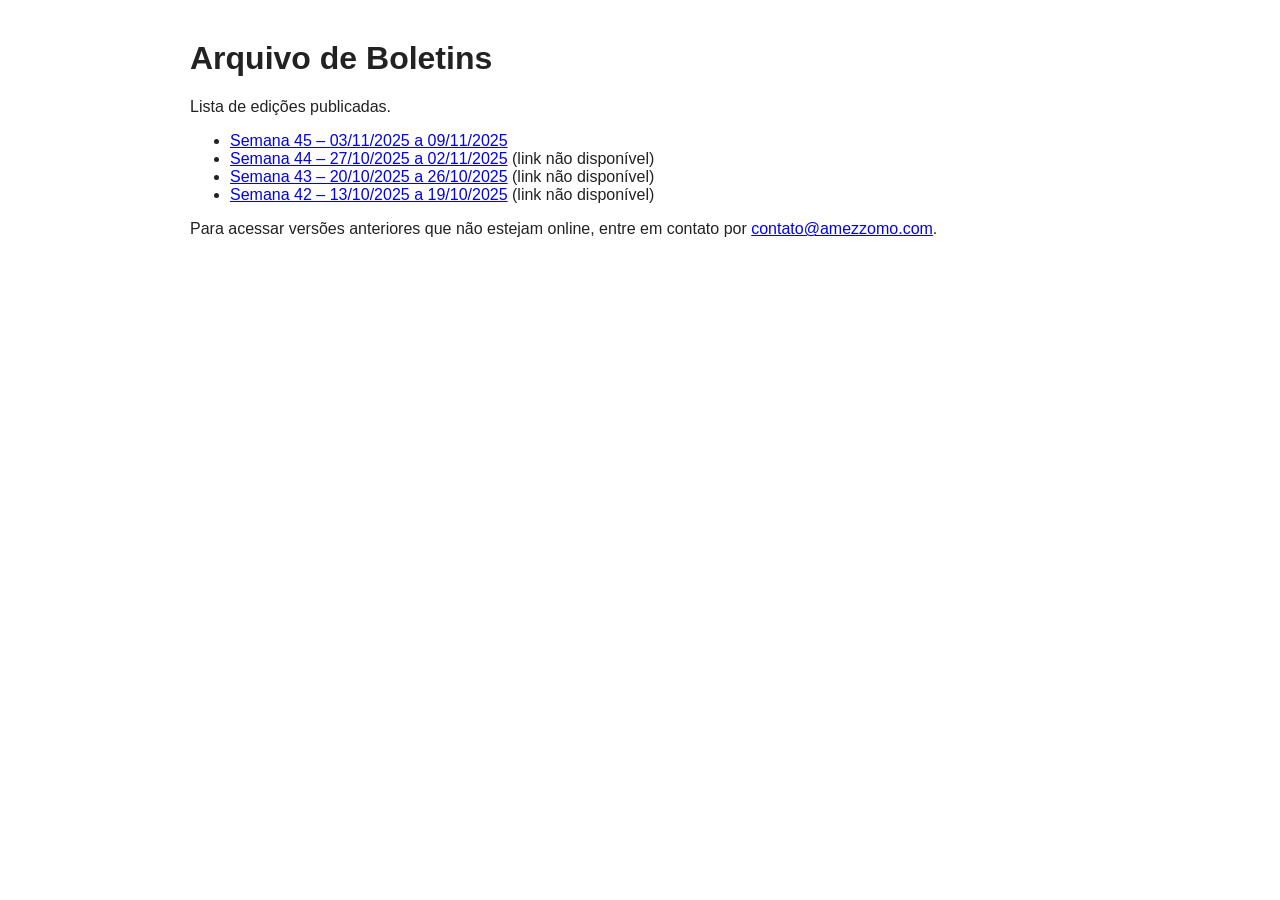
<file: arquivo.html>
<!doctype html>
<html lang='pt-BR'>
<head><meta charset='utf-8'><title>Arquivo de Boletins - Boletim Agro Sul</title>
<link rel="stylesheet" href="style.css">
</head>
<body>
  <main style="max-width:900px;margin:40px auto;font-family:Arial, sans-serif">
    <h1>Arquivo de Boletins</h1>
    <p>Lista de edições publicadas.</p>
    <ul>
      <li><a href="boletim_45_2025.html">Semana 45 – 03/11/2025 a 09/11/2025</a></li>
      <li><a href="#">Semana 44 – 27/10/2025 a 02/11/2025</a> (link não disponível)</li>
      <li><a href="#">Semana 43 – 20/10/2025 a 26/10/2025</a> (link não disponível)</li>
      <li><a href="#">Semana 42 – 13/10/2025 a 19/10/2025</a> (link não disponível)</li>
    </ul>
    <p>Para acessar versões anteriores que não estejam online, entre em contato por <a href="mailto:contato@amezzomo.com">contato@amezzomo.com</a>.</p>
  </main>
</body>
</html>
</file>
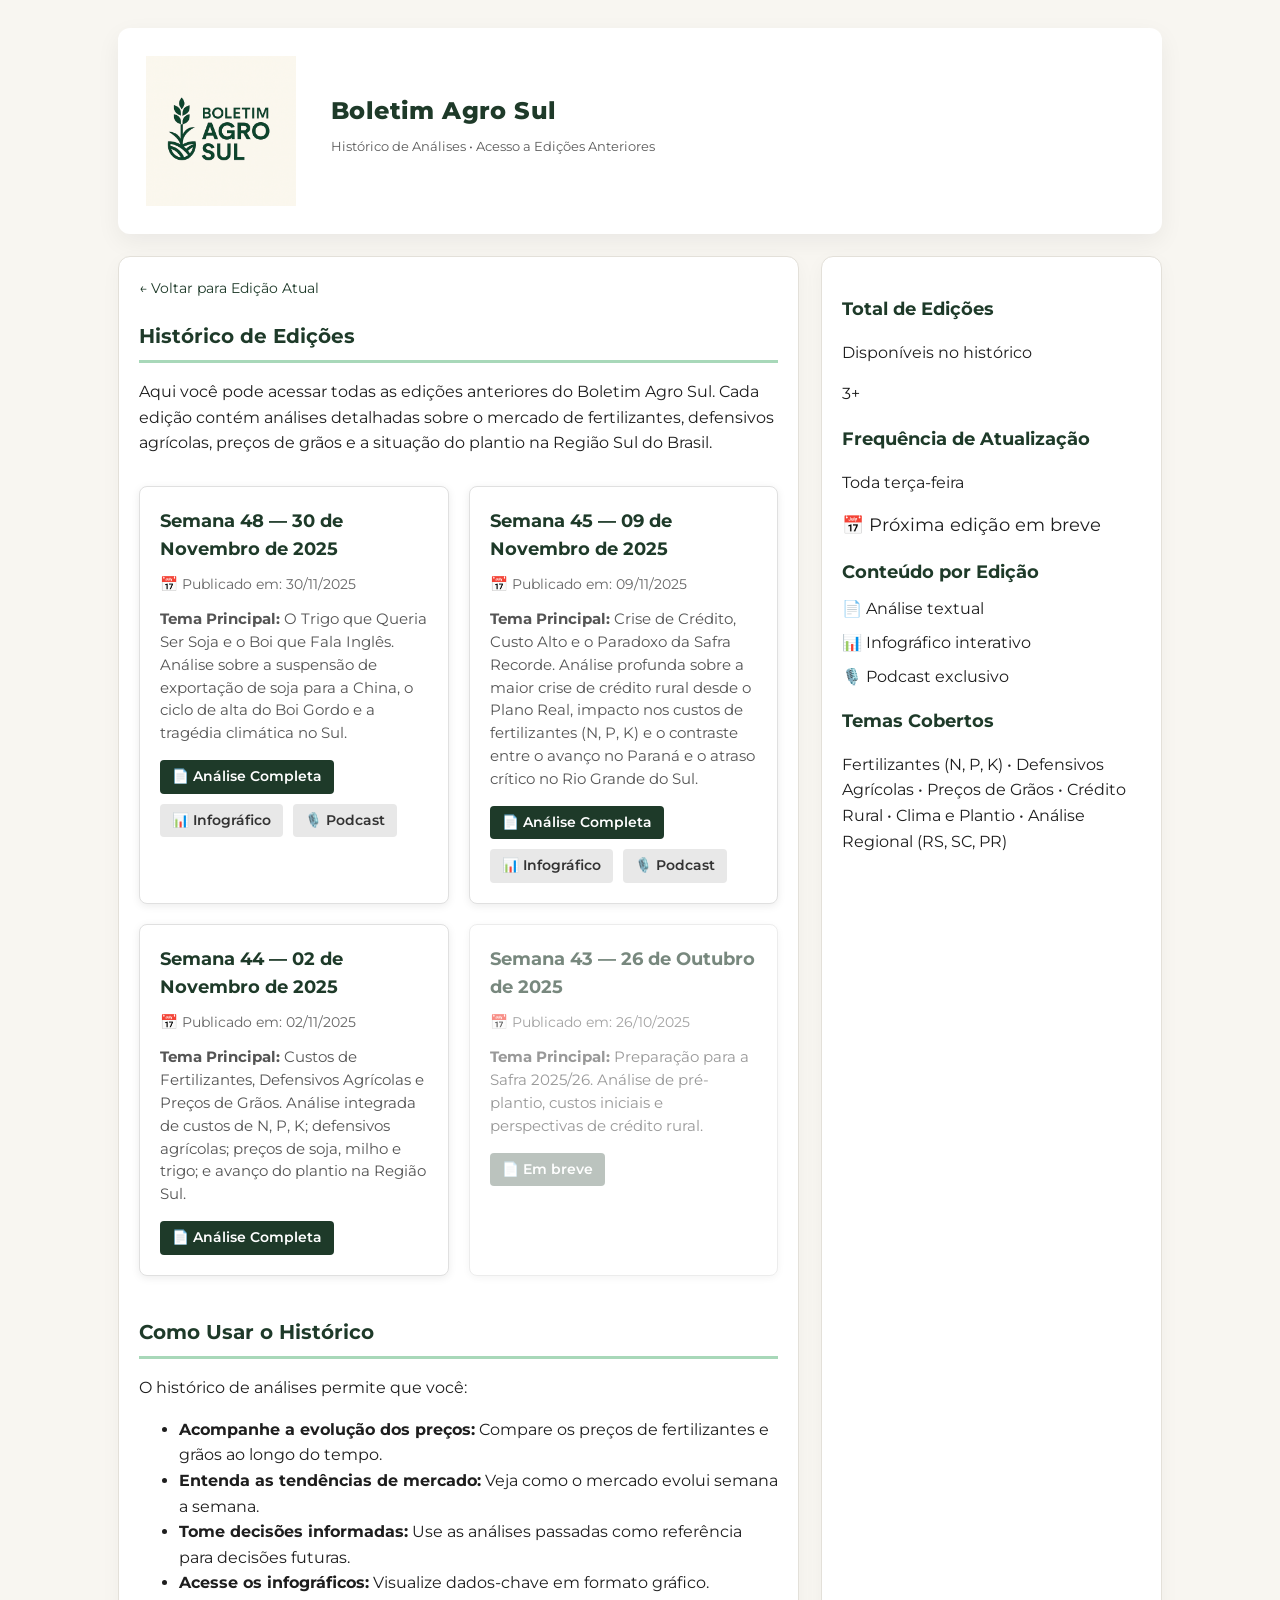
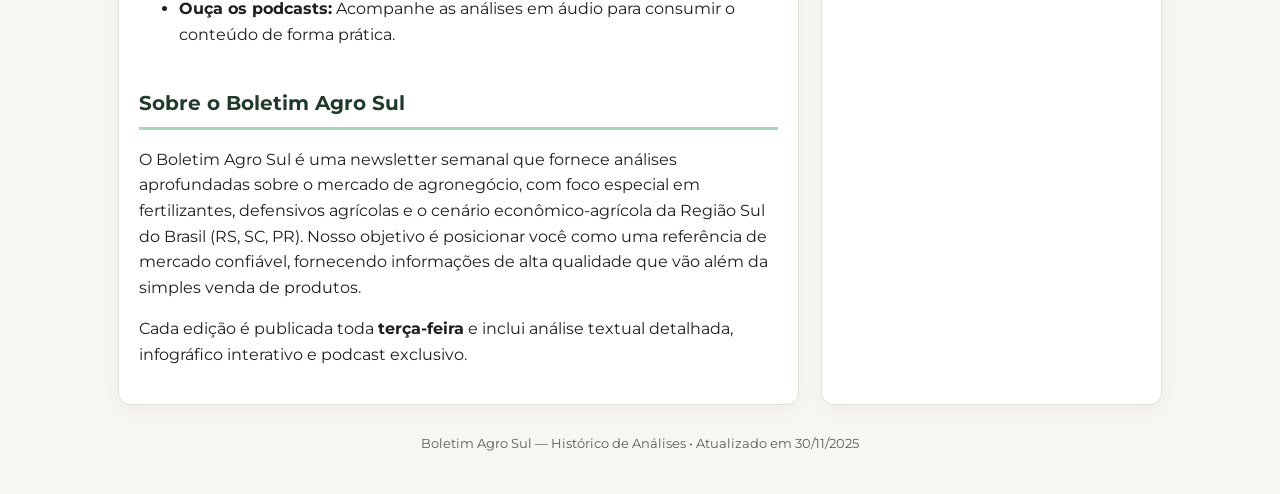
<file: historico.html>
<!doctype html>
<html lang="pt-BR">
<head>
  <meta charset="utf-8">
  <meta name="viewport" content="width=device-width,initial-scale=1">
  <title>Histórico de Análises - Boletim Agro Sul</title>
  <meta name="description" content="Acesse todas as edições anteriores do Boletim Agro Sul e acompanhe a evolução das análises de mercado.">
  <link href="https://fonts.googleapis.com/css2?family=Montserrat:wght@400;600;700&display=swap" rel="stylesheet">
  <link rel="stylesheet" href="css/styles.css">
  <style>
    .history-grid {
      display: grid;
      grid-template-columns: repeat(auto-fill, minmax(280px, 1fr));
      gap: 20px;
      margin-top: 30px;
    }
    .history-card {
      background: #fff;
      border: 1px solid #e0e0e0;
      border-radius: 8px;
      padding: 20px;
      transition: all 0.3s ease;
      box-shadow: 0 2px 8px rgba(0,0,0,0.08);
    }
    .history-card:hover {
      box-shadow: 0 4px 16px rgba(0,0,0,0.12);
      transform: translateY(-2px);
    }
    .history-card h3 {
      margin: 0 0 10px 0;
      font-size: 1.1rem;
      color: #1E3A29;
    }
    .history-card .edition-date {
      color: #666;
      font-size: 0.9rem;
      margin-bottom: 12px;
    }
    .history-card .edition-description {
      color: #555;
      font-size: 0.95rem;
      line-height: 1.5;
      margin-bottom: 15px;
    }
    .history-card .edition-links {
      display: flex;
      gap: 10px;
      flex-wrap: wrap;
    }
    .edition-link {
      display: inline-block;
      padding: 6px 12px;
      background: #1E3A29;
      color: #fff;
      text-decoration: none;
      border-radius: 4px;
      font-size: 0.85rem;
      font-weight: 600;
      transition: background 0.2s;
    }
    .edition-link:hover {
      background: #152a1f;
    }
    .edition-link.secondary {
      background: #e8e8e8;
      color: #333;
    }
    .edition-link.secondary:hover {
      background: #d0d0d0;
    }
    .breadcrumb {
      margin-bottom: 20px;
      font-size: 0.9rem;
    }
    .breadcrumb a {
      color: #1E3A29;
      text-decoration: none;
    }
    .breadcrumb a:hover {
      text-decoration: underline;
    }
  </style>
</head>
<body>
  <div class="container">
    <header class="header" role="banner">
      <img src="assets/logo.png" alt="Boletim Agro Sul - logo" />
      <div class="header-title">
        <h1 class="h1">Boletim Agro Sul</h1>
        <p class="h2">Histórico de Análises • Acesso a Edições Anteriores</p>
      </div>
    </header>

    <div class="grid">
      <main class="card analysis-content" role="main">
        <div class="breadcrumb">
          <a href="index.html">← Voltar para Edição Atual</a>
        </div>

        <h2 class="section-title">Histórico de Edições</h2>
        <p>Aqui você pode acessar todas as edições anteriores do Boletim Agro Sul. Cada edição contém análises detalhadas sobre o mercado de fertilizantes, defensivos agrícolas, preços de grãos e a situação do plantio na Região Sul do Brasil.</p>

        <div class="history-grid">
          <!-- Semana 48 - 30/11/2025 -->
          <div class="history-card">
            <h3>Semana 48 — 30 de Novembro de 2025</h3>
            <div class="edition-date">📅 Publicado em: 30/11/2025</div>
            <div class="edition-description">
              <strong>Tema Principal:</strong> O Trigo que Queria Ser Soja e o Boi que Fala Inglês. Análise sobre a suspensão de exportação de soja para a China, o ciclo de alta do Boi Gordo e a tragédia climática no Sul.
            </div>
            <div class="edition-links">
              <a href="boletim_48_2025.html" class="edition-link">📄 Análise Completa</a>
              <a href="infografico_semana48.html" class="edition-link secondary">📊 Infográfico</a>
              <a href="podcast/podcast_semana48.mp3" class="edition-link secondary">🎙️ Podcast</a>
            </div>
          </div>

          <!-- Semana 45 - 09/11/2025 -->
          <div class="history-card">
            <h3>Semana 45 — 09 de Novembro de 2025</h3>
            <div class="edition-date">📅 Publicado em: 09/11/2025</div>
            <div class="edition-description">
              <strong>Tema Principal:</strong> Crise de Crédito, Custo Alto e o Paradoxo da Safra Recorde. Análise profunda sobre a maior crise de crédito rural desde o Plano Real, impacto nos custos de fertilizantes (N, P, K) e o contraste entre o avanço no Paraná e o atraso crítico no Rio Grande do Sul.
            </div>
            <div class="edition-links">
              <a href="boletim_45_2025.html" class="edition-link">📄 Análise Completa</a>
              <a href="infografico_semana45.html" class="edition-link secondary">📊 Infográfico</a>
              <a href="podcast/podcast_semana45.mp3" class="edition-link secondary">🎙️ Podcast</a>
            </div>
          </div>

          <!-- Semana 44 - 02/11/2025 -->
          <div class="history-card">
            <h3>Semana 44 — 02 de Novembro de 2025</h3>
            <div class="edition-date">📅 Publicado em: 02/11/2025</div>
            <div class="edition-description">
              <strong>Tema Principal:</strong> Custos de Fertilizantes, Defensivos Agrícolas e Preços de Grãos. Análise integrada de custos de N, P, K; defensivos agrícolas; preços de soja, milho e trigo; e avanço do plantio na Região Sul.
            </div>
            <div class="edition-links">
              <a href="boletim_44_2025.html" class="edition-link">📄 Análise Completa</a>
            </div>
          </div>

          <!-- Placeholder para futuras edições -->
          <div class="history-card" style="opacity: 0.6;">
            <h3>Semana 43 — 26 de Outubro de 2025</h3>
            <div class="edition-date">📅 Publicado em: 26/10/2025</div>
            <div class="edition-description">
              <strong>Tema Principal:</strong> Preparação para a Safra 2025/26. Análise de pré-plantio, custos iniciais e perspectivas de crédito rural.
            </div>
            <div class="edition-links">
              <a href="#" class="edition-link" style="opacity: 0.5; cursor: not-allowed;">📄 Em breve</a>
            </div>
          </div>
        </div>

        <h2 style="margin-top: 40px;">Como Usar o Histórico</h2>
        <p>O histórico de análises permite que você:</p>
        <ul>
          <li><strong>Acompanhe a evolução dos preços:</strong> Compare os preços de fertilizantes e grãos ao longo do tempo.</li>
          <li><strong>Entenda as tendências de mercado:</strong> Veja como o mercado evolui semana a semana.</li>
          <li><strong>Tome decisões informadas:</strong> Use as análises passadas como referência para decisões futuras.</li>
          <li><strong>Acesse os infográficos:</strong> Visualize dados-chave em formato gráfico.</li>
          <li><strong>Ouça os podcasts:</strong> Acompanhe as análises em áudio para consumir o conteúdo de forma prática.</li>
        </ul>

        <h2 style="margin-top: 40px;">Sobre o Boletim Agro Sul</h2>
        <p>O Boletim Agro Sul é uma newsletter semanal que fornece análises aprofundadas sobre o mercado de agronegócio, com foco especial em fertilizantes, defensivos agrícolas e o cenário econômico-agrícola da Região Sul do Brasil (RS, SC, PR). Nosso objetivo é posicionar você como uma referência de mercado confiável, fornecendo informações de alta qualidade que vão além da simples venda de produtos.</p>
        <p>Cada edição é publicada toda <strong>terça-feira</strong> e inclui análise textual detalhada, infográfico interativo e podcast exclusivo.</p>
      </main>

      <aside class="card" role="complementary">
        <div class="kpi">
          <div>
            <p class="section-title">Total de Edições</p>
            <p class="muted">Disponíveis no histórico</p>
            <p class="value kpi-value">3+</p>
          </div>
        </div>

        <div style="margin-top: 18px;">
          <p class="section-title">Frequência de Atualização</p>
          <p class="muted">Toda terça-feira</p>
          <p style="font-size: 1.1rem; margin-top: 8px;">📅 Próxima edição em breve</p>
        </div>

        <div style="margin-top: 18px;">
          <p class="section-title">Conteúdo por Edição</p>
          <ul style="list-style: none; padding: 0; margin: 0;">
            <li style="margin: 8px 0;">📄 Análise textual</li>
            <li style="margin: 8px 0;">📊 Infográfico interativo</li>
            <li style="margin: 8px 0;">🎙️ Podcast exclusivo</li>
          </ul>
        </div>

        <div style="margin-top: 18px;">
          <p class="section-title">Temas Cobertos</p>
          <p class="muted">Fertilizantes (N, P, K) • Defensivos Agrícolas • Preços de Grãos • Crédito Rural • Clima e Plantio • Análise Regional (RS, SC, PR)</p>
        </div>
      </aside>
    </div>

    <footer class="footer" role="contentinfo">
      <p>Boletim Agro Sul — Histórico de Análises • Atualizado em 30/11/2025</p>
    </footer>
  </div>
</body>
</html>
</file>
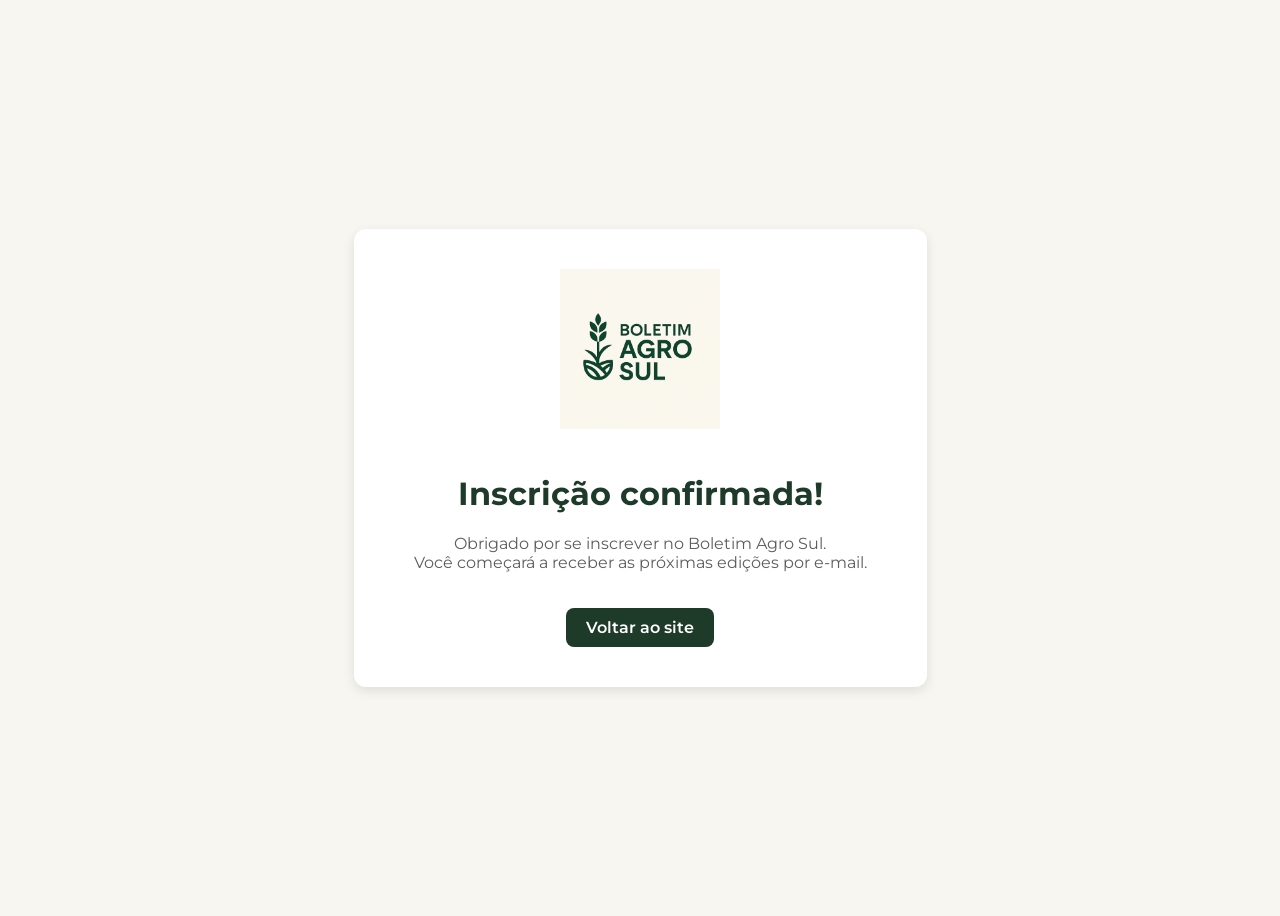
<file: obrigado.html>
<!doctype html>
<html lang="pt-BR">
<head>
  <meta charset="utf-8">
  <meta name="viewport" content="width=device-width,initial-scale=1">
  <title>Inscrição confirmada - Boletim Agro Sul</title>
  <link href="https://fonts.googleapis.com/css2?family=Montserrat:wght@400;600;700&display=swap" rel="stylesheet">
  <style>
    body {
      background:#F8F6F1;
      display:flex;
      align-items:center;
      justify-content:center;
      height:100vh;
      text-align:center;
      font-family:'Montserrat',sans-serif;
      color:#1E3A29;
    }
    .card {
      background:#fff;
      padding:40px 60px;
      border-radius:12px;
      box-shadow:0 4px 12px rgba(0,0,0,0.1);
    }
    .cta {
      background:#1E3A29;
      color:white;
      padding:10px 20px;
      border-radius:8px;
      text-decoration:none;
      font-weight:600;
      display:inline-block;
      margin-top:20px;
    }
  </style>
</head>
<body>
  <div class="card">
    <img src="assets/logo.png" alt="Boletim Agro Sul" style="width:160px;margin-bottom:20px;">
    <h1>Inscrição confirmada!</h1>
    <p style="color:#5C5C5C">Obrigado por se inscrever no Boletim Agro Sul.<br>Você começará a receber as próximas edições por e-mail.</p>
    <a href="index.html" class="cta">Voltar ao site</a>
  </div>
</body>
</html>
</file>
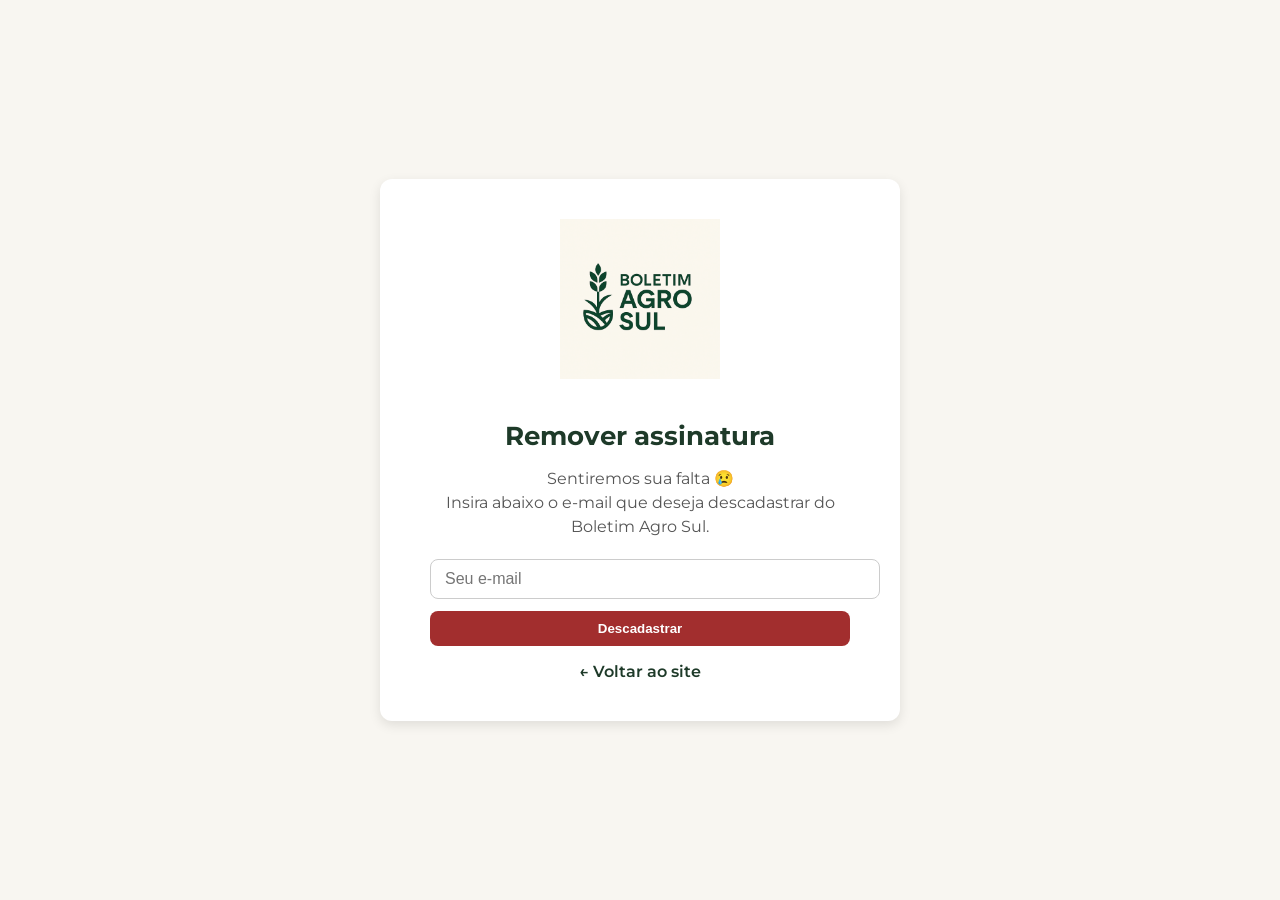
<file: unsubscribe.html>
<!doctype html>
<html lang="pt-BR">
<head>
  <meta charset="utf-8">
  <meta name="viewport" content="width=device-width,initial-scale=1">
  <title>Descadastrar e-mail — Boletim Agro Sul</title>
  <link href="https://fonts.googleapis.com/css2?family=Montserrat:wght@400;600;700&display=swap" rel="stylesheet">
  <style>
    body {
      background:#F8F6F1;
      display:flex;
      align-items:center;
      justify-content:center;
      height:100vh;
      font-family:'Montserrat',sans-serif;
      color:#1E3A29;
      margin:0;
    }
    .card {
      background:#fff;
      padding:40px 50px;
      border-radius:12px;
      box-shadow:0 4px 12px rgba(0,0,0,0.1);
      text-align:center;
      max-width:420px;
      width:100%;
    }
    h1 { font-size:1.6rem; margin-bottom:12px; }
    p { color:#555; margin-bottom:20px; line-height:1.5; }
    form { display:flex; flex-direction:column; gap:12px; }
    input[type="email"] {
      padding:10px 14px;
      border:1px solid #ccc;
      border-radius:8px;
      font-size:1rem;
      width:100%;
    }
    button {
      background:#A22E2E;
      color:#fff;
      border:none;
      padding:10px 16px;
      border-radius:8px;
      font-weight:600;
      cursor:pointer;
      transition:background .2s;
    }
    button:hover {
      background:#8B2525;
    }
    .success {
      display:none;
      color:#1E3A29;
      font-weight:600;
      margin-top:10px;
    }
    a.cta {
      color:#1E3A29;
      font-weight:600;
      text-decoration:none;
      display:inline-block;
      margin-top:16px;
    }
  </style>
</head>
<body>
  <div class="card">
    <img src="assets/logo.png" alt="Boletim Agro Sul" style="width:160px;margin-bottom:20px;">
    <h1>Remover assinatura</h1>
    <p>Sentiremos sua falta 😢<br>Insira abaixo o e-mail que deseja descadastrar do Boletim Agro Sul.</p>

    <form action="https://formspree.io/f/mblpbyjp" method="POST" id="unsubscribe-form">
      <input type="hidden" name="_subject" value="Solicitação de descadastro - Boletim Agro Sul">
      <input type="hidden" name="_next" value="https://amezzomo.github.io/boletim_agro_sul/unsubscribe.html?success=true">
      <input type="email" name="email" placeholder="Seu e-mail" required>
      <button type="submit">Descadastrar</button>
      <div class="success" id="success-msg">✅ Solicitação enviada! Em breve seu e-mail será removido.</div>
    </form>

    <a href="index.html" class="cta">← Voltar ao site</a>
  </div>

  <script>
    const form = document.getElementById('unsubscribe-form');
    const successMsg = document.getElementById('success-msg');
    const params = new URLSearchParams(window.location.search);
    if (params.get('success')) {
      successMsg.style.display = 'block';
    }
  </script>
</body>
</html>
</file>
<file: style.css>
/* Boletim Agro Sul - estilo simples */
body { font-family: Arial, sans-serif; color: #222; margin: 0; padding: 0; background: #fff; }
.site-header { background: #0b6b2f; color: #fff; padding: 20px; text-align: center; }
.content { max-width: 900px; margin: 20px auto; padding: 0 16px; }
.boletim h2 { color: #0b6b2f; }
.destaque, .regional-item { border-left: 3px solid #e6e6e6; padding: 10px 12px; margin: 12px 0; background: #fafafa; }
.podcast audio { width: 100%; margin-top: 8px; }
.footer { font-size: 0.9rem; color: #555; margin-top: 24px; border-top: 1px solid #eee; padding-top: 10px; }
.download { margin-top: 12px; background: #f7f7f7; padding: 10px; border-radius: 6px; }
</file>
<file: css/styles.css>
:root{
  --bg: #F8F6F1;
  --surface: #FFFFFF;
  --brand: #1E3A29; /* verde institucional */
  --brand-2: #47624F; /* secundario */
  --text: #1E1E1E;
  --muted: #5C5C5C;
  --accent: #A8D8B9;
  --border: #E3E0D9;
  --danger: #F24C4E;
}
*{box-sizing:border-box}
html,body{height:100%;margin:0;font-family:Inter, 'Montserrat', system-ui, -apple-system, 'Segoe UI', Roboto, Arial;}
body{background:var(--bg);color:var(--text);line-height:1.6}
.container{max-width:1100px;margin:0 auto;padding:28px}

/* Header */
.header{background:var(--surface);padding:28px;border-radius:12px;display:flex;align-items:center;gap:20px;box-shadow:0 8px 24px rgba(16,24,40,0.06); flex-wrap: wrap; justify-content: space-between;}
.header img{width:150px;height:auto; margin-right: 15px;}
.header-title{flex:1; min-width: 0;}
.h1{font-size:24px;color:var(--brand);margin:0;font-weight:800;letter-spacing:0.4px}
.h2{font-size:13px;color:var(--muted);margin-top:6px}

/* Formulário de Assinatura */
#subscribe-form { display:flex; gap:8px; align-items:center; flex-wrap:wrap; justify-content:center; margin-top:10px; }
#subscribe-form input[type="email"] { padding:8px 12px; border-radius:6px; border:1px solid #ccc; min-width:220px; font-family:'Montserrat',sans-serif; }
#subscribe-status { font-size:0.9rem; margin-left:8px; color:#1E3A29; font-weight:500; }

/* Botões */
.cta{background:var(--brand);color:white;padding:10px 16px;border-radius:10px;text-decoration:none;font-weight:700;display:inline-block}
.cta-green { background: #4CAF50; color: #fff; padding: 10px 20px; border-radius: 6px; text-decoration: none; font-weight: 700; display: inline-block; margin-top: 10px; }
.cta-secondary { display: block; margin-top: 8px; text-align: center; padding: 8px; background: #e8e8e8; border-radius: 4px; text-decoration: none; color: #333; font-weight: 600; }

/* Layout */
.grid{display:grid;grid-template-columns:2fr 1fr;gap:22px;margin-top:22px}
.card{background:var(--surface);padding:20px;border-radius:12px;box-shadow:0 6px 20px rgba(16,24,40,0.04);border:1px solid var(--border)}
.section-title{font-size:18px;color:var(--brand);margin-bottom:10px;font-weight:700}
.analysis-content h2{font-size:20px;margin-top:16px;color:var(--brand);border-bottom:3px solid var(--accent);padding-bottom:8px}

/* Componentes */
.welcome-box { background: #f0f4f7; padding: 15px; border-radius: 8px; margin-bottom: 20px; border-left: 5px solid #1E3A29; }
.welcome-box ul { list-style: none; padding: 0; margin: 10px 0; }
.welcome-box li { margin-bottom: 5px; font-weight: 600; }
.update-frequency { font-size: 0.85rem; color: #666; margin-top: 10px; }
.card-section { margin:12px 0;padding:14px;border-radius:10px;background:#fff;box-shadow:0 3px 10px rgba(16,42,67,0.04); }
.infographic-link-box { text-align: center; margin: 30px 0; padding: 20px; background: #e8f0f5; border-radius: 8px; }

/* Tabela */
.table{width:100%;border-collapse:collapse;margin-top:12px}
.table th{background:#f7f6f3;padding:10px;text-align:left;color:var(--muted);font-size:13px}
.table td{padding:10px;border-top:1px solid var(--border)}

/* Footer */
.footer{margin-top:28px;text-align:center;font-size:13px;color:var(--muted)}

/* Responsividade */
@media (max-width:900px){
  .grid{grid-template-columns:1fr}
  .header{flex-direction:column;align-items:flex-start; flex-wrap: wrap;}
  .header img{width:130px; margin-right: 0;}
}
</file>
